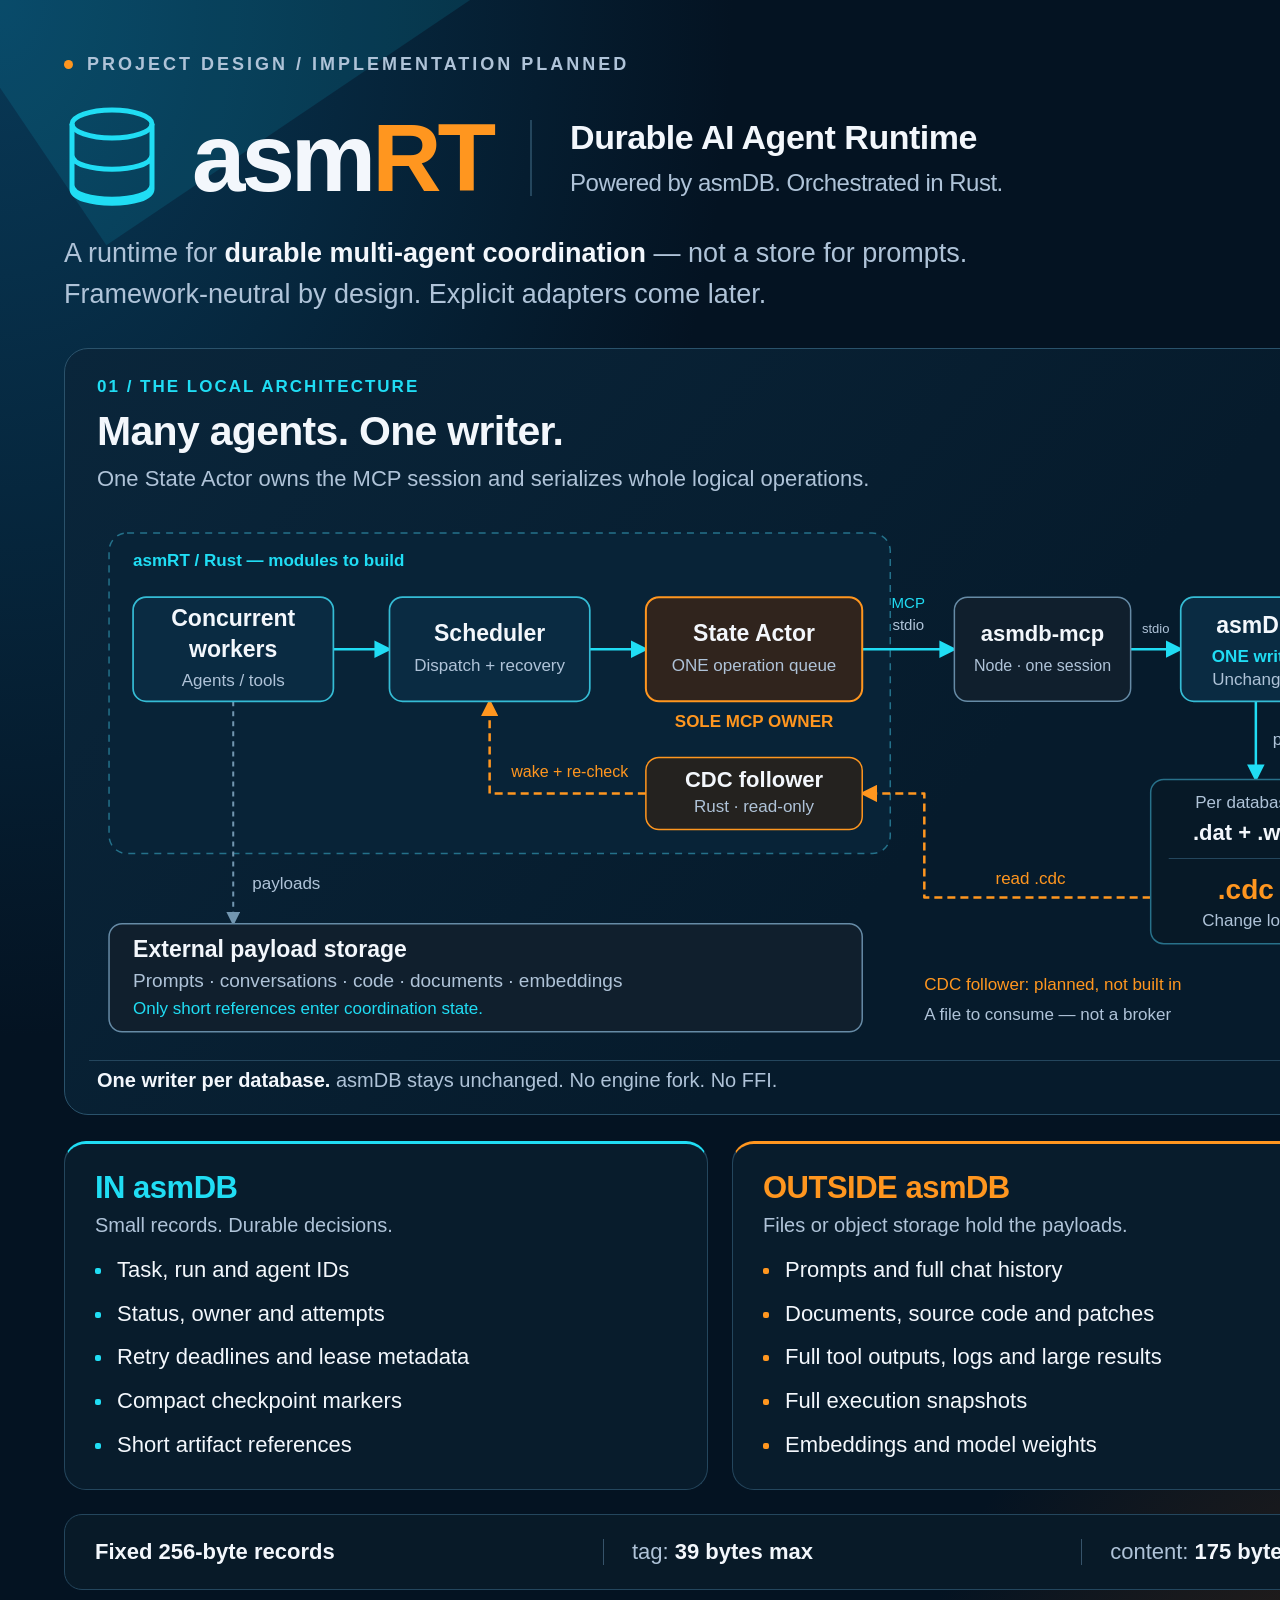
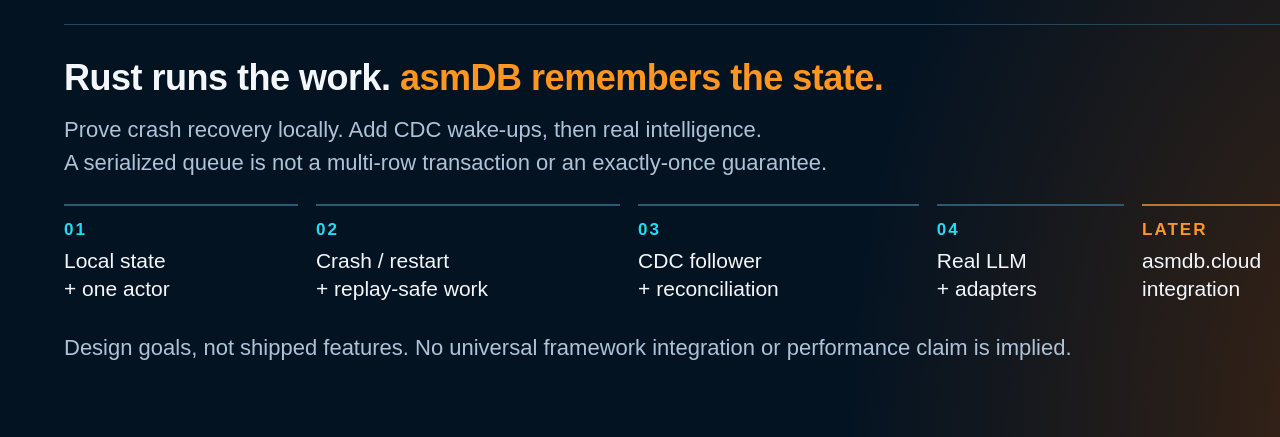
<file: Docs/architecture/asmrt-summary.html>
<!doctype html>
<html lang="en">
<head>
<meta charset="utf-8">
<meta name="viewport" content="width=device-width, initial-scale=1">
<meta name="description" content="asmRT project design: Rust orchestration, one asmDB writer, compact durable coordination state and external payload storage.">
<link rel="icon" href="data:,">
<title>asmRT — project summary</title>
<style>
  :root {
    color-scheme: dark;
    --bg: #041322;
    --panel: #081e30;
    --ink: #f3f7fc;
    --muted: #afc3d8;
    --cyan: #20ddf4;
    --orange: #ff961f;
    --line: #24465d;
  }
  * { box-sizing: border-box; }
  body { margin: 0; background: var(--bg); color: var(--ink); font-family: "Segoe UI", Arial, sans-serif; }
  .poster { position: relative; isolation: isolate; width: 1440px; padding: 54px 64px 48px; overflow: hidden; background: radial-gradient(ellipse at 0 0, #083957 0, transparent 36%), radial-gradient(ellipse at 100% 100%, #422612 0, transparent 29%), var(--bg); }
  .poster::before { position: absolute; z-index: -1; content: ""; width: 620px; height: 620px; top: -495px; left: -120px; transform: rotate(-34deg); background: #17cfea; opacity: .12; }
  .status { display: flex; align-items: center; gap: 14px; color: var(--muted); font-size: 18px; font-weight: 600; letter-spacing: 3px; }
  .status::before { content: ""; width: 9px; height: 9px; background: var(--orange); border-radius: 50%; }
  .brand { display: flex; align-items: center; gap: 32px; margin: 30px 0 22px; }
  .brand-icon { width: 96px; height: 106px; flex: 0 0 auto; color: var(--cyan); }
  .wordmark { font-size: 96px; font-weight: 800; line-height: 1; letter-spacing: -4px; }
  .wordmark span { color: var(--orange); }
  .brand-rule { width: 2px; height: 76px; background: var(--line); margin: 0 6px; }
  .brand-title { font-size: 34px; line-height: 1.25; font-weight: 600; letter-spacing: -.5px; }
  .brand-title span { color: var(--muted); font-size: 24px; font-weight: 400; }
  .lede { margin: 0; color: var(--muted); font-size: 27px; line-height: 1.5; }
  .lede strong { color: var(--ink); font-weight: 600; }
  .architecture { margin-top: 34px; padding: 28px 24px 22px; border: 1px solid #2a526b; border-radius: 24px; background: linear-gradient(130deg, #0a263b, #061b2c 65%); }
  .section-top { padding: 0 8px; }
  .eyebrow { margin: 0 0 10px; font-size: 17px; font-weight: 600; letter-spacing: 2px; color: var(--cyan); }
  h1, h2, h3, p { margin-top: 0; }
  h1 { margin: 0 0 8px; font-size: 41px; line-height: 1.2; letter-spacing: -.7px; }
  .intro { margin-bottom: 10px; color: var(--muted); font-size: 22px; line-height: 1.4; }
  .system { display: block; width: 100%; height: auto; }
  .system text { font-family: "Segoe UI", Arial, sans-serif; }
  .runtime { fill: #082337; stroke: #24718a; stroke-width: 1.5; stroke-dasharray: 7 6; }
  .node { fill: #0a2b42; stroke: #35bcd5; stroke-width: 1.7; }
  .actor { fill: #30241d; stroke: var(--orange); stroke-width: 2; }
  .external { fill: #101f2d; stroke: #668ba6; stroke-width: 1.5; }
  .files { fill: #071927; stroke: #28718a; stroke-width: 1.5; }
  .event-node { fill: #24221f; stroke: var(--orange); stroke-width: 1.5; }
  .label { fill: var(--ink); font-size: 23px; font-weight: 650; text-anchor: middle; }
  .sub { fill: var(--muted); font-size: 17px; text-anchor: middle; }
  .caption { fill: var(--muted); font-size: 17px; }
  .accent { fill: var(--cyan); }
  .warm { fill: var(--orange); }
  .flow { fill: none; stroke: var(--cyan); stroke-width: 2.5; stroke-linejoin: round; }
  .event { fill: none; stroke: var(--orange); stroke-width: 2.5; stroke-dasharray: 8 5; stroke-linejoin: round; }
  .payload-flow { fill: none; stroke: #7296b0; stroke-width: 2; stroke-dasharray: 5 5; }
  .arch-note { margin: 0; padding: 8px 8px 0; border-top: 1px solid var(--line); color: var(--muted); font-size: 20px; }
  .arch-note strong { color: var(--ink); }
  .storage { display: grid; grid-template-columns: 1fr 1fr; gap: 24px; margin-top: 26px; }
  .card { border: 1px solid var(--line); border-radius: 22px; background: #081c2c; padding: 26px 30px 28px; }
  .card.in { border-top: 3px solid var(--cyan); }
  .card.out { border-top: 3px solid var(--orange); }
  .card h2 { font-size: 31px; letter-spacing: -.5px; margin-bottom: 8px; }
  .card.in h2 { color: var(--cyan); }
  .card.out h2 { color: var(--orange); }
  .card p { color: var(--muted); font-size: 20px; margin-bottom: 18px; }
  .card ul { list-style: none; margin: 0; padding: 0; }
  .card li { position: relative; padding-left: 22px; margin-top: 13px; font-size: 22px; line-height: 1.4; }
  .card li::before { content: ""; width: 6px; height: 6px; position: absolute; left: 0; top: 13px; background: var(--cyan); border-radius: 2px; }
  .card.out li::before { background: var(--orange); }
  .limits { display: flex; align-items: center; justify-content: space-between; gap: 20px; padding: 24px 30px; margin-top: 24px; border: 1px solid var(--line); border-radius: 18px; color: var(--muted); font-size: 22px; background: #081a28; }
  .limits strong { color: var(--ink); font-weight: 600; }
  .limit { padding-left: 28px; border-left: 1px solid #36536a; }
  .takeaway { margin-top: 34px; padding-top: 30px; border-top: 1px solid var(--line); }
  .takeaway h2 { margin-bottom: 13px; font-size: 36px; line-height: 1.25; letter-spacing: -.5px; }
  .takeaway h2 span { color: var(--orange); }
  .takeaway p { margin-bottom: 25px; font-size: 22px; color: var(--muted); line-height: 1.5; }
  .roadmap { display: grid; grid-template-columns: 1fr 1.3fr 1.2fr .8fr 1fr; gap: 18px; }
  .step { border-top: 2px solid #2b5a71; padding-top: 14px; }
  .step b { display: block; color: var(--cyan); font-size: 17px; letter-spacing: 2px; margin-bottom: 7px; }
  .step span { font-size: 21px; line-height: 1.35; }
  .step:last-child { border-color: #bc762c; }
  .step:last-child b { color: var(--orange); }
  .footnote { margin: 27px 0 0; color: #93afc7; font-size: 17px; line-height: 1.5; }
  @media print { body { print-color-adjust: exact; -webkit-print-color-adjust: exact; } }
</style>
</head>
<body>
<main class="poster" aria-label="asmRT project summary poster">
  <div class="status">PROJECT DESIGN / IMPLEMENTATION PLANNED</div>
  <header class="brand">
    <svg class="brand-icon" viewBox="0 0 96 106" aria-hidden="true">
      <ellipse cx="48" cy="19" rx="40" ry="14" fill="none" stroke="currentColor" stroke-width="5"/>
      <path d="M8 19v65c0 19 80 19 80 0V19M8 50c0 19 80 19 80 0M8 80c0 19 80 19 80 0" fill="none" stroke="currentColor" stroke-width="5"/>
    </svg>
    <div class="wordmark">asm<span>RT</span></div>
    <div class="brand-rule"></div>
    <div class="brand-title">Durable AI Agent Runtime<br><span>Powered by asmDB. Orchestrated in Rust.</span></div>
  </header>
  <p class="lede">A runtime for <strong>durable multi-agent coordination</strong> — not a store for prompts.<br>Framework-neutral by design. Explicit adapters come later.</p>

  <section class="architecture" aria-labelledby="architecture-title">
    <div class="section-top">
      <p class="eyebrow">01 / THE LOCAL ARCHITECTURE</p>
      <h1 id="architecture-title">Many agents. One writer.</h1>
      <p class="intro">One State Actor owns the MCP session and serializes whole logical operations.</p>
    </div>
    <svg class="system" viewBox="0 0 1260 554" role="img" aria-labelledby="system-title system-desc">
      <title id="system-title">asmRT local architecture with a single writer</title>
      <desc id="system-desc">Concurrent workers, a scheduler and a State Actor are Rust modules to build. The State Actor owns one existing Node MCP bridge, which owns one unchanged asmDB writer. A planned read-only Rust CDC follower tails the CDC file and wakes the scheduler. Large payloads stay in external storage.</desc>
      <defs>
        <marker id="cyan-arrow" markerWidth="7" markerHeight="7" refX="6" refY="3.5" orient="auto"><path d="M0 0L7 3.5L0 7Z" fill="#20ddf4"/></marker>
        <marker id="orange-arrow" markerWidth="7" markerHeight="7" refX="6" refY="3.5" orient="auto"><path d="M0 0L7 3.5L0 7Z" fill="#ff961f"/></marker>
        <marker id="gray-arrow" markerWidth="7" markerHeight="7" refX="6" refY="3.5" orient="auto"><path d="M0 0L7 3.5L0 7Z" fill="#7296b0"/></marker>
      </defs>
      <rect class="runtime" x="20" y="28" width="780" height="320" rx="18"/>
      <text x="44" y="61" class="caption accent" font-weight="600">asmRT / Rust — modules to build</text>

      <path class="flow" d="M244 144H300" marker-end="url(#cyan-arrow)"/>
      <path class="flow" d="M500 144H556" marker-end="url(#cyan-arrow)"/>
      <path class="flow" d="M772 144H864" marker-end="url(#cyan-arrow)"/>
      <path class="flow" d="M1040 144H1090" marker-end="url(#cyan-arrow)"/>
      <path class="flow" d="M1165 196V274" marker-end="url(#cyan-arrow)"/>
      <path class="event" d="M1060 392H834V288H772" marker-end="url(#orange-arrow)"/>
      <path class="event" d="M556 288H400V196" marker-end="url(#orange-arrow)"/>
      <path class="payload-flow" d="M144 196V418" marker-end="url(#gray-arrow)"/>

      <g data-node="workers">
        <rect class="node" x="44" y="92" width="200" height="104" rx="13"/>
        <text x="144" y="121" class="label">Concurrent</text>
        <text x="144" y="152" class="label">workers</text>
        <text x="144" y="181" class="sub">Agents / tools</text>
      </g>
      <g data-node="scheduler">
        <rect class="node" x="300" y="92" width="200" height="104" rx="13"/>
        <text x="400" y="136" class="label">Scheduler</text>
        <text x="400" y="166" class="sub">Dispatch + recovery</text>
      </g>
      <g data-node="actor">
        <rect class="actor" x="556" y="92" width="216" height="104" rx="13"/>
        <text x="664" y="136" class="label">State Actor</text>
        <text x="664" y="166" class="sub">ONE operation queue</text>
      </g>
      <text x="664" y="222" class="sub warm" font-weight="700">SOLE MCP OWNER</text>
      <g data-node="bridge">
        <rect class="external" x="864" y="92" width="176" height="104" rx="13"/>
        <text x="952" y="136" class="label" style="font-size:22px">asmdb-mcp</text>
        <text x="952" y="166" class="sub" style="font-size:16px">Node · one session</text>
      </g>
      <g data-node="engine">
        <rect class="node" x="1090" y="92" width="150" height="104" rx="13"/>
        <text x="1165" y="128" class="label">asmDB</text>
        <text x="1165" y="157" class="sub accent" font-weight="700">ONE writer</text>
        <text x="1165" y="180" class="sub">Unchanged</text>
      </g>
      <g data-node="follower">
        <rect class="event-node" x="556" y="252" width="216" height="72" rx="13"/>
        <text x="664" y="282" class="label" style="font-size:22px">CDC follower</text>
        <text x="664" y="307" class="sub">Rust · read-only</text>
      </g>
      <rect class="files" x="1060" y="274" width="190" height="164" rx="13"/>
      <text x="1155" y="303" class="sub">Per database</text>
      <text x="1155" y="334" class="label" style="font-size:22px">.dat + .wal</text>
      <path d="M1078 353H1232" fill="none" stroke="#24465d"/>
      <text x="1155" y="393" class="label warm" style="font-size:28px">.cdc</text>
      <text x="1155" y="420" class="sub">Change log</text>

      <text x="818" y="103" class="sub accent" style="font-size:15px">MCP</text>
      <text x="818" y="125" class="sub" style="font-size:15px">stdio</text>
      <text x="1065" y="128" class="sub" style="font-size:13px">stdio</text>
      <text x="1182" y="240" class="caption">persist</text>
      <text x="940" y="378" class="sub warm">read .cdc</text>
      <text x="480" y="272" class="sub warm" style="font-size:16px">wake + re-check</text>
      <text x="163" y="383" class="caption">payloads</text>

      <rect class="external" x="20" y="418" width="752" height="108" rx="13"/>
      <text x="44" y="451" class="caption" style="fill:var(--ink);font-size:23px;font-weight:650">External payload storage</text>
      <text x="44" y="481" class="caption" style="font-size:19px">Prompts · conversations · code · documents · embeddings</text>
      <text x="44" y="508" class="caption accent">Only short references enter coordination state.</text>
      <text x="834" y="484" class="caption warm">CDC follower: planned, not built in</text>
      <text x="834" y="514" class="caption">A file to consume — not a broker</text>
    </svg>
    <p class="arch-note"><strong>One writer per database.</strong> asmDB stays unchanged. No engine fork. No FFI.</p>
  </section>

  <section class="storage" aria-label="Data placement">
    <div class="card in">
      <h2>IN asmDB</h2>
      <p>Small records. Durable decisions.</p>
      <ul>
        <li>Task, run and agent IDs</li>
        <li>Status, owner and attempts</li>
        <li>Retry deadlines and lease metadata</li>
        <li>Compact checkpoint markers</li>
        <li>Short artifact references</li>
      </ul>
    </div>
    <div class="card out">
      <h2>OUTSIDE asmDB</h2>
      <p>Files or object storage hold the payloads.</p>
      <ul>
        <li>Prompts and full chat history</li>
        <li>Documents, source code and patches</li>
        <li>Full tool outputs, logs and large results</li>
        <li>Full execution snapshots</li>
        <li>Embeddings and model weights</li>
      </ul>
    </div>
  </section>

  <div class="limits" aria-label="Existing asmDB limits">
    <strong>Fixed 256-byte records</strong>
    <span class="limit">tag: <strong>39 bytes max</strong></span>
    <span class="limit">content: <strong>175 bytes max</strong></span>
  </div>

  <footer class="takeaway">
    <h2>Rust runs the work. <span>asmDB remembers the state.</span></h2>
    <p>Prove crash recovery locally. Add CDC wake-ups, then real intelligence.<br>A serialized queue is not a multi-row transaction or an exactly-once guarantee.</p>
    <div class="roadmap" aria-label="Planned implementation sequence">
      <div class="step"><b>01</b><span>Local state<br>+ one actor</span></div>
      <div class="step"><b>02</b><span>Crash / restart<br>+ replay-safe work</span></div>
      <div class="step"><b>03</b><span>CDC follower<br>+ reconciliation</span></div>
      <div class="step"><b>04</b><span>Real LLM<br>+ adapters</span></div>
      <div class="step"><b>LATER</b><span>asmdb.cloud<br>integration</span></div>
    </div>
    <p class="footnote">Design goals, not shipped features. No universal framework integration or performance claim is implied.</p>
  </footer>
</main>
</body>
</html>
</file>
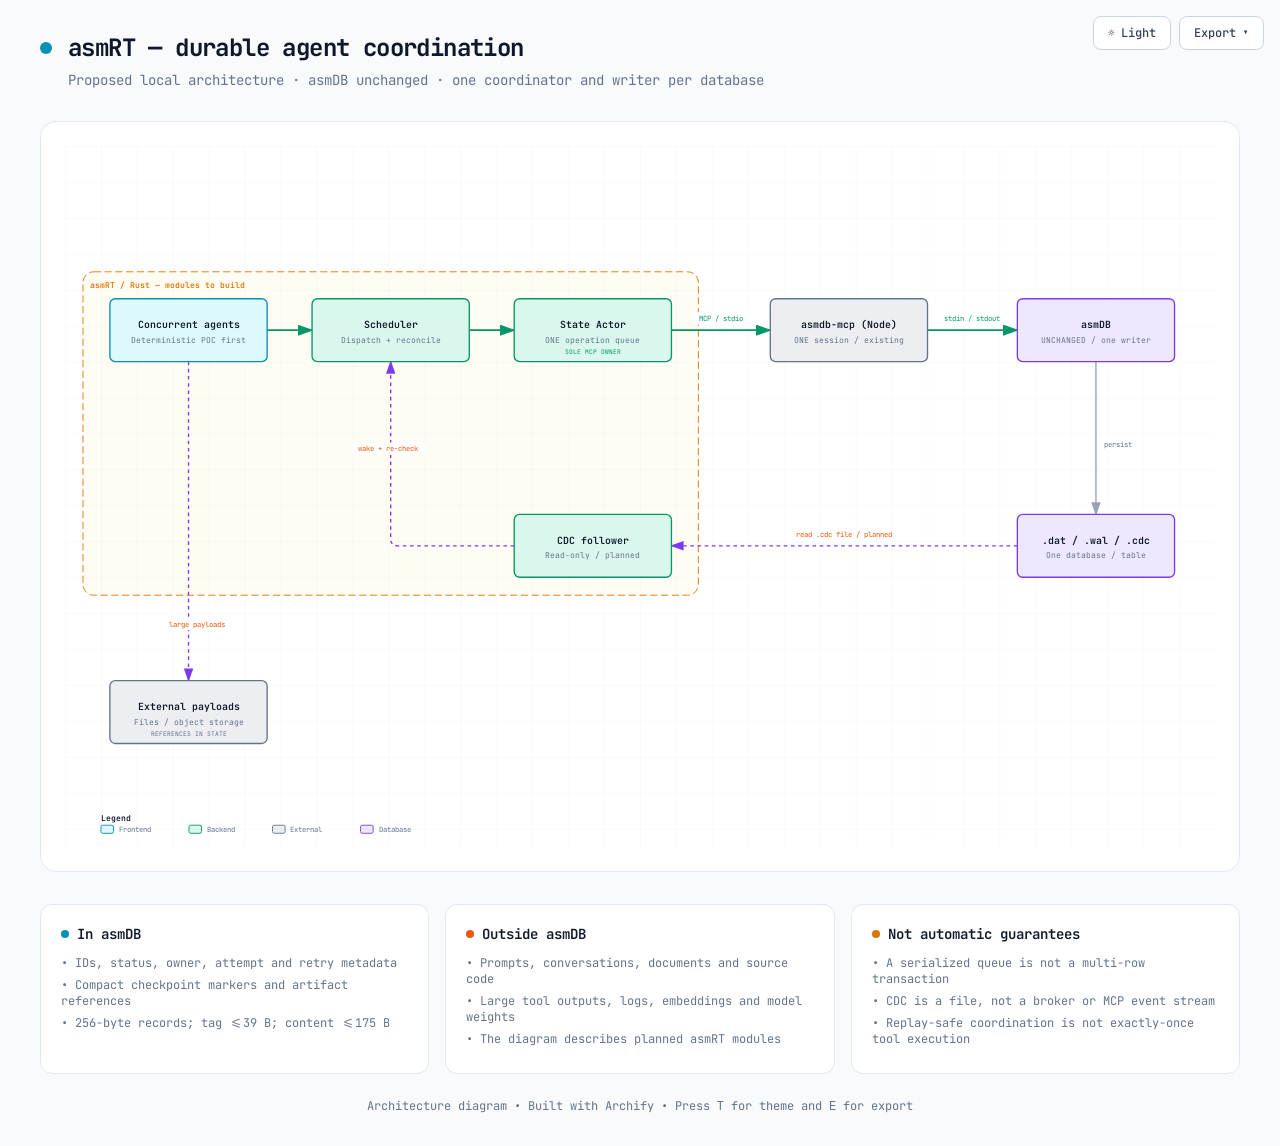
<file: Docs/architecture/asmrt.html>
<!DOCTYPE html>
<html lang="en" data-theme="dark">
<head>
  <meta charset="UTF-8">
  <meta name="viewport" content="width=device-width, initial-scale=1.0">
  <meta name="generator" content="archify 2.10.0">
  <title>asmRT — durable agent coordination Diagram</title>
  <script>
    // Resolve the theme before first paint so light-preference users don't
    // see a dark flash. The toolbar script below re-applies with UI state.
    (function () {
      try {
        var theme = null;
        try {
          var param = new URLSearchParams(window.location.search).get('theme');
          if (param === 'light' || param === 'dark') theme = param;
        } catch (_) {}
        if (!theme) {
          try { theme = localStorage.getItem('archify-theme'); } catch (_) {}
        }
        if (theme !== 'light' && theme !== 'dark') {
          theme = window.matchMedia('(prefers-color-scheme: light)').matches ? 'light' : 'dark';
        }
        document.documentElement.setAttribute('data-theme', theme);
      } catch (_) {}
    })();
  </script>
  <!-- Async font load: a blackholed network must not block first paint.
       The body font stack falls back to system monospace until it lands. -->
  <link rel="preconnect" href="https://fonts.gstatic.com" crossorigin>
  <link href="https://fonts.googleapis.com/css2?family=JetBrains+Mono:wght@400;500;600;700&display=swap"
        rel="stylesheet" media="print" onload="this.media='all'">
  <noscript>
    <link href="https://fonts.googleapis.com/css2?family=JetBrains+Mono:wght@400;500;600;700&display=swap" rel="stylesheet">
  </noscript>
  <style>
    /* ==========================================================
       THEME VARIABLES — switch by toggling [data-theme] on <html>
       ========================================================== */
    :root,
    [data-theme="dark"] {
      --bg: #020617;
      --grid: #1e293b;
      --text: #ffffff;
      --text-muted: #94a3b8;
      --text-dim: #475569;
      /* UI chrome (menu hints, footer) needs more contrast than SVG .t-dim accents */
      --text-faint: #7d8da1;

      --panel: rgba(15, 23, 42, 0.5);
      --panel-border: #1e293b;
      --lane-fill: rgba(15, 23, 42, 0.22);
      --lane-stroke: #334155;

      --arrow: #64748b;
      --arrow-emphasis: #34d399;

      /* Opaque mask color used behind semi-transparent component fills
         so the arrows drawn underneath are properly hidden. */
      --mask: #0f172a;

      --frontend-fill:    rgba(8, 51, 68, 0.4);
      --frontend-stroke:  #22d3ee;
      --backend-fill:     rgba(6, 78, 59, 0.4);
      --backend-stroke:   #34d399;
      --database-fill:    rgba(76, 29, 149, 0.4);
      --database-stroke:  #a78bfa;
      --cloud-fill:       rgba(120, 53, 15, 0.3);
      --cloud-stroke:     #fbbf24;
      --security-fill:    rgba(136, 19, 55, 0.4);
      --security-stroke:  #fb7185;
      --messagebus-fill:  rgba(251, 146, 60, 0.3);
      --messagebus-stroke:#fb923c;
      --external-fill:    rgba(30, 41, 59, 0.5);
      --external-stroke:  #94a3b8;

      --toolbar-bg:       rgba(15, 23, 42, 0.8);
      --toolbar-border:   #334155;
      --toolbar-text:     #e2e8f0;
      --toolbar-hover:    rgba(15, 23, 42, 0.95);
      --toolbar-menu-bg:  #0f172a;
    }

    [data-theme="light"] {
      --bg: #f8fafc;
      --grid: #e2e8f0;
      --text: #0f172a;
      --text-muted: #64748b;
      --text-dim: #94a3b8;
      --text-faint: #64748b;

      --panel: #ffffff;
      --panel-border: #e2e8f0;
      --lane-fill: rgba(248, 250, 252, 0.65);
      --lane-stroke: #cbd5e1;

      --arrow: #94a3b8;
      --arrow-emphasis: #059669;

      --mask: #ffffff;

      --frontend-fill:    rgba(34, 211, 238, 0.15);
      --frontend-stroke:  #0891b2;
      --backend-fill:     rgba(52, 211, 153, 0.18);
      --backend-stroke:   #059669;
      --database-fill:    rgba(167, 139, 250, 0.2);
      --database-stroke:  #7c3aed;
      --cloud-fill:       rgba(251, 191, 36, 0.18);
      --cloud-stroke:     #d97706;
      --security-fill:    rgba(251, 113, 133, 0.15);
      --security-stroke:  #e11d48;
      --messagebus-fill:  rgba(251, 146, 60, 0.15);
      --messagebus-stroke:#ea580c;
      --external-fill:    rgba(148, 163, 184, 0.18);
      --external-stroke:  #64748b;

      --toolbar-bg:       rgba(255, 255, 255, 0.92);
      --toolbar-border:   #cbd5e1;
      --toolbar-text:     #334155;
      --toolbar-hover:    #ffffff;
      --toolbar-menu-bg:  #ffffff;
    }

    * { margin: 0; padding: 0; box-sizing: border-box; }

    body {
      font-family: 'JetBrains Mono', ui-monospace, SFMono-Regular, Menlo, Consolas, 'DejaVu Sans Mono', 'Liberation Mono', 'Noto Sans Mono CJK SC', 'PingFang SC', 'Hiragino Sans GB', 'Microsoft YaHei', monospace;
      background: var(--bg);
      min-height: 100vh;
      padding: 2rem;
      color: var(--text);
      transition: background 0.2s ease, color 0.2s ease;
    }

    .container { max-width: 1200px; margin: 0 auto; }

    .header { margin-bottom: 2rem; }

    .header-row {
      display: flex;
      align-items: center;
      gap: 1rem;
      margin-bottom: 0.5rem;
    }

    .pulse-dot {
      width: 12px;
      height: 12px;
      background: var(--frontend-stroke);
      border-radius: 50%;
      animation: pulse 2s infinite;
    }

    @keyframes pulse {
      0%, 100% { opacity: 1; }
      50% { opacity: 0.5; }
    }

    h1 {
      font-size: 1.5rem;
      font-weight: 700;
      letter-spacing: -0.025em;
    }

    .subtitle {
      color: var(--text-muted);
      font-size: 0.875rem;
      margin-left: 1.75rem;
    }

    .diagram-container {
      background: var(--panel);
      border-radius: 1rem;
      border: 1px solid var(--panel-border);
      padding: 1.5rem;
      overflow-x: auto;
    }

    svg {
      width: 100%;
      min-width: min(900px, 100%);
      display: block;
    }

    .cards {
      display: grid;
      grid-template-columns: repeat(auto-fit, minmax(280px, 1fr));
      gap: 1rem;
      margin-top: 2rem;
    }

    .card {
      background: var(--panel);
      border-radius: 0.75rem;
      border: 1px solid var(--panel-border);
      padding: 1.25rem;
    }

    .card-header {
      display: flex;
      align-items: center;
      gap: 0.5rem;
      margin-bottom: 0.75rem;
    }

    .card-dot {
      width: 8px;
      height: 8px;
      border-radius: 50%;
    }

    .card-dot.cyan     { background: var(--frontend-stroke); }
    .card-dot.emerald  { background: var(--backend-stroke); }
    .card-dot.violet   { background: var(--database-stroke); }
    .card-dot.amber    { background: var(--cloud-stroke); }
    .card-dot.rose     { background: var(--security-stroke); }
    .card-dot.orange   { background: var(--messagebus-stroke); }
    .card-dot.slate    { background: var(--external-stroke); }

    .card h3 { font-size: 0.875rem; font-weight: 600; color: var(--text); }

    .card ul {
      list-style: none;
      color: var(--text-muted);
      font-size: 0.75rem;
    }

    .card li { margin-bottom: 0.375rem; }

    .footer {
      text-align: center;
      margin-top: 1.5rem;
      color: var(--text-faint);
      font-size: 0.75rem;
    }

    /* ==========================================================
       Print stylesheet — hide interactive controls, force light,
       drop the grid so the diagram doesn't waste ink, use landscape
       so wide diagrams fit, pack summary cards into 2 columns to
       avoid an orphan card on a trailing page.
       ========================================================== */
    @page { size: landscape; margin: 1.5cm; }

    @media print {
      /* Force the FULL light palette — including component fills/strokes and
         lane/arrow colors — so printing from dark theme doesn't put neon
         strokes and translucent dark fills on white paper. */
      :root, [data-theme="dark"], [data-theme="light"] {
        --bg: #ffffff;
        --grid: transparent;
        --panel: #ffffff;
        --panel-border: #e2e8f0;
        --text: #0f172a;
        --text-muted: #475569;
        --text-dim: #94a3b8;
        --text-faint: #64748b;
        --mask: #ffffff;
        --lane-fill: rgba(248, 250, 252, 0.65);
        --lane-stroke: #cbd5e1;
        --arrow: #94a3b8;
        --arrow-emphasis: #059669;
        --frontend-fill:    rgba(34, 211, 238, 0.15);
        --frontend-stroke:  #0891b2;
        --backend-fill:     rgba(52, 211, 153, 0.18);
        --backend-stroke:   #059669;
        --database-fill:    rgba(167, 139, 250, 0.2);
        --database-stroke:  #7c3aed;
        --cloud-fill:       rgba(251, 191, 36, 0.18);
        --cloud-stroke:     #d97706;
        --security-fill:    rgba(251, 113, 133, 0.15);
        --security-stroke:  #e11d48;
        --messagebus-fill:  rgba(251, 146, 60, 0.15);
        --messagebus-stroke:#ea580c;
        --external-fill:    rgba(148, 163, 184, 0.18);
        --external-stroke:  #64748b;
      }
      body { background: #ffffff !important; padding: 0; }
      .container { max-width: none; }
      .toolbar, .archify-toast, .no-print { display: none !important; }
      .diagram-container, .card { box-shadow: none; border-color: #e2e8f0; }
      .cards { grid-template-columns: 1fr 1fr; }
      /* Ensure elements break sensibly across pages */
      .card { break-inside: avoid; page-break-inside: avoid; }
      .diagram-container { break-inside: avoid; page-break-inside: avoid; }
      h1, .subtitle { color: #0f172a; }
    }

    /* ==========================================================
       TOOLBAR (theme toggle + export menu)
       ========================================================== */
    .toolbar {
      position: fixed;
      top: 1rem;
      right: 1rem;
      display: flex;
      gap: 0.5rem;
      z-index: 100;
    }
    .toolbar button {
      background: var(--toolbar-bg);
      color: var(--toolbar-text);
      border: 1px solid var(--toolbar-border);
      padding: 0.5rem 0.875rem;
      border-radius: 0.5rem;
      font-family: inherit;
      font-size: 0.75rem;
      font-weight: 500;
      cursor: pointer;
      backdrop-filter: blur(8px);
      transition: background 0.15s, border-color 0.15s;
      display: inline-flex;
      align-items: center;
      gap: 0.375rem;
    }
    .toolbar button:hover {
      background: var(--toolbar-hover);
      border-color: var(--arrow);
    }
    .toolbar button:focus-visible {
      outline: 2px solid var(--frontend-stroke);
      outline-offset: 2px;
    }
    .toolbar .export-wrap { position: relative; }
    .toolbar .export-menu {
      position: absolute;
      top: calc(100% + 0.375rem);
      right: 0;
      background: var(--toolbar-menu-bg);
      border: 1px solid var(--toolbar-border);
      border-radius: 0.5rem;
      padding: 0.375rem;
      min-width: 160px;
      display: none;
      flex-direction: column;
      box-shadow: 0 4px 20px rgba(0,0,0,0.25);
    }
    .toolbar .export-menu.open { display: flex; }
    .toolbar .export-menu button {
      background: transparent;
      border: 0;
      justify-content: space-between;
      width: 100%;
      text-align: left;
      padding: 0.5rem 0.75rem;
    }
    .toolbar .export-menu button:hover {
      background: var(--toolbar-hover);
    }
    .toolbar .export-menu .hint {
      color: var(--text-faint);
      font-size: 0.625rem;
    }
    .toolbar .export-menu hr {
      border: 0;
      border-top: 1px solid var(--toolbar-border);
      margin: 0.25rem 0.375rem;
      opacity: 0.5;
    }

    /* Toast — brief feedback for actions like "copied" */
    .archify-toast {
      position: fixed;
      top: 1rem;
      left: 50%;
      transform: translateX(-50%) translateY(-8px);
      background: var(--toolbar-menu-bg);
      color: var(--text);
      border: 1px solid var(--toolbar-border);
      padding: 0.5rem 1rem;
      border-radius: 0.5rem;
      font-family: inherit;
      font-size: 0.75rem;
      opacity: 0;
      transition: opacity 0.2s, transform 0.2s;
      z-index: 200;
      pointer-events: none;
      box-shadow: 0 4px 20px rgba(0,0,0,0.25);
    }
    .archify-toast.show {
      opacity: 1;
      transform: translateX(-50%) translateY(0);
    }

    @media (max-width: 720px) {
      body { padding: 1rem; }
      .toolbar {
        position: static;
        justify-content: flex-end;
        margin-bottom: 1rem;
      }
      .header { margin-bottom: 1.25rem; }
      .header-row {
        gap: 0.75rem;
        align-items: flex-start;
      }
      h1 {
        font-size: 1.25rem;
        line-height: 1.25;
      }
      .subtitle {
        margin-left: 0;
        font-size: 0.8125rem;
        line-height: 1.55;
      }
      .diagram-container {
        padding: 0.75rem;
        border-radius: 0.75rem;
      }
      .cards {
        grid-template-columns: 1fr;
        margin-top: 1rem;
      }
    }

    /* ==========================================================
       SVG SEMANTIC CLASSES — use these instead of inline fill/stroke
       ========================================================== */
    .c-grid       { stroke: var(--grid); fill: none; }
    .c-mask       { fill: var(--mask); stroke: none; }

    .c-frontend   { fill: var(--frontend-fill);   stroke: var(--frontend-stroke); }
    .c-backend    { fill: var(--backend-fill);    stroke: var(--backend-stroke); }
    .c-database   { fill: var(--database-fill);   stroke: var(--database-stroke); }
    .c-cloud      { fill: var(--cloud-fill);      stroke: var(--cloud-stroke); }
    .c-security   { fill: var(--security-fill);   stroke: var(--security-stroke); }
    .c-messagebus { fill: var(--messagebus-fill); stroke: var(--messagebus-stroke); }
    .c-external   { fill: var(--external-fill);   stroke: var(--external-stroke); }

    /* Text helpers */
    .t-primary { fill: var(--text); }
    .t-muted   { fill: var(--text-muted); }
    .t-dim     { fill: var(--text-dim); }
    .t-frontend   { fill: var(--frontend-stroke); }
    .t-backend    { fill: var(--backend-stroke); }
    .t-database   { fill: var(--database-stroke); }
    .t-cloud      { fill: var(--cloud-stroke); }
    .t-security   { fill: var(--security-stroke); }
    .t-messagebus { fill: var(--messagebus-stroke); }
    .t-external   { fill: var(--external-stroke); }

    /* Arrows */
    .a-default   { stroke: var(--arrow); fill: none; }
    .a-emphasis  { stroke: var(--arrow-emphasis); fill: none; }
    .a-security  { stroke: var(--security-stroke); fill: none; stroke-dasharray: 5,5; }
    .a-dashed    { stroke: var(--database-stroke); fill: none; stroke-dasharray: 4,4; }

    /* Arrowhead markers reference these */
    .m-default   { fill: var(--arrow); }
    .m-emphasis  { fill: var(--arrow-emphasis); }
    .m-security  { fill: var(--security-stroke); }
    .m-dashed    { fill: var(--database-stroke); }

    /* Dashed boundary variants */
    .c-security-group { fill: transparent; stroke: var(--security-stroke); stroke-dasharray: 4,4; }
    .c-region         { fill: rgba(251, 191, 36, 0.05); stroke: var(--cloud-stroke); stroke-dasharray: 8,4; }
    .c-lane           { fill: var(--lane-fill); stroke: var(--lane-stroke); stroke-dasharray: 6,6; }

    /* Optional trace animation, enabled only by meta.animation = "trace".
       Static diagrams do not carry data-animation and render exactly as before. */
    svg[data-animation="trace"] [data-animate="edge"] {
      stroke-dasharray: 10 8;
      stroke-dashoffset: 54;
      animation: archify-edge-flow 2.4s linear infinite;
      animation-delay: calc(var(--step, 0) * 160ms);
    }
    svg[data-animation="trace"] [data-animate="node"] {
      transform-box: fill-box;
      transform-origin: center;
      animation: archify-node-pulse 3.6s ease-in-out infinite;
      animation-delay: calc(var(--step, 0) * 160ms);
    }
    @keyframes archify-edge-flow {
      to { stroke-dashoffset: 0; }
    }
    @keyframes archify-node-pulse {
      0%, 72%, 100% { filter: none; stroke-width: 1.5; }
      18%, 36% {
        filter: drop-shadow(0 0 8px var(--arrow-emphasis));
        stroke-width: 2.4;
      }
    }
    @media (prefers-reduced-motion: reduce) {
      svg[data-animation="trace"] [data-animate] {
        animation: none !important;
        stroke-dashoffset: 0;
      }
    }
  </style>
</head>
<body>
  <!-- Toolbar: theme toggle + export menu (present on every generated diagram)
       Keyboard: T toggles theme, E opens export menu (when no input focused) -->
  <div class="toolbar" role="toolbar" aria-label="Diagram actions">
    <button id="btn-theme" type="button"
            title="Toggle theme (T)"
            aria-label="Toggle color theme"
            aria-pressed="false">
      <span id="theme-icon" aria-hidden="true">&#9790;</span>
      <span id="theme-label">Dark</span>
    </button>
    <div class="export-wrap">
      <button id="btn-export" type="button"
              title="Export diagram (E)"
              aria-label="Export diagram"
              aria-haspopup="menu"
              aria-expanded="false"
              aria-controls="export-menu">
        Export <span aria-hidden="true">&#9662;</span>
      </button>
      <div class="export-menu" id="export-menu" role="menu" aria-label="Export">
        <button data-action="copy"  type="button" role="menuitem" tabindex="-1">Copy to clipboard <span class="hint">PNG</span></button>
        <hr role="separator">
        <button data-format="png"   type="button" role="menuitem" tabindex="-1">Download PNG</button>
        <button data-format="jpeg"  type="button" role="menuitem" tabindex="-1">Download JPEG</button>
        <button data-format="webp"  type="button" role="menuitem" tabindex="-1">Download WebP</button>
        <hr role="separator">
        <button data-format="svg"   type="button" role="menuitem" tabindex="-1">Download SVG <span class="hint">vector</span></button>
      </div>
    </div>
  </div>

  <div class="container">
    <!-- Header -->
    <div class="header">
      <div class="header-row">
        <div class="pulse-dot"></div>
        <h1>asmRT — durable agent coordination</h1>
      </div>
      <p class="subtitle">Proposed local architecture · asmDB unchanged · one coordinator and writer per database</p>
    </div>

    <!-- Main Diagram -->
    <div class="diagram-container">
      <svg viewBox="0 0 1280 780" role="img" aria-label="asmRT — durable agent coordination — Proposed local architecture · asmDB unchanged · one coordinator and writer per database (architecture diagram)">
        <!-- Definitions -->
        <defs>
          <marker id="arrowhead" markerWidth="10" markerHeight="7" refX="9" refY="3.5" orient="auto">
            <polygon points="0 0, 10 3.5, 0 7" class="m-default" />
          </marker>
          <marker id="arrowhead-emphasis" markerWidth="10" markerHeight="7" refX="9" refY="3.5" orient="auto">
            <polygon points="0 0, 10 3.5, 0 7" class="m-emphasis" />
          </marker>
          <marker id="arrowhead-security" markerWidth="10" markerHeight="7" refX="9" refY="3.5" orient="auto">
            <polygon points="0 0, 10 3.5, 0 7" class="m-security" />
          </marker>
          <marker id="arrowhead-dashed" markerWidth="10" markerHeight="7" refX="9" refY="3.5" orient="auto">
            <polygon points="0 0, 10 3.5, 0 7" class="m-dashed" />
          </marker>
          <pattern id="grid" width="40" height="40" patternUnits="userSpaceOnUse">
            <path d="M 40 0 L 0 0 0 40" class="c-grid" stroke-width="0.5"/>
          </pattern>
        </defs>

        <!-- Background Grid -->
        <rect width="100%" height="100%" fill="url(#grid)" />

        <!-- Boundaries (behind everything) -->
        <rect x="20" y="140" width="685" height="360" rx="12" class="c-region" stroke-width="1"/>
        <text x="28" y="158" class="t-cloud" font-size="9" font-weight="600">asmRT / Rust — modules to build</text>

        <!-- Connection paths (before components for correct z-order) -->
        <path d="M 225 205 L 275 205" class="a-emphasis" stroke-width="1.8" marker-end="url(#arrowhead-emphasis)"/>
        <path d="M 450 205 L 500 205" class="a-emphasis" stroke-width="1.8" marker-end="url(#arrowhead-emphasis)"/>
        <path d="M 675 205 L 785 205" class="a-emphasis" stroke-width="1.8" marker-end="url(#arrowhead-emphasis)"/>
        <path d="M 960 205 L 1060 205" class="a-emphasis" stroke-width="1.8" marker-end="url(#arrowhead-emphasis)"/>
        <path d="M 1147.5 240 L 1147.5 410" class="a-default" stroke-width="1.5" marker-end="url(#arrowhead)"/>
        <path d="M 1060 445 L 675 445" class="a-dashed" stroke-width="1.5" marker-end="url(#arrowhead-dashed)"/>
        <path d="M 500 445 L 370.5 445 Q 362.5 445 362.5 437 L 362.5 240" class="a-dashed" stroke-width="1.5" marker-end="url(#arrowhead-dashed)"/>
        <path d="M 137.5 240 L 137.5 595" class="a-dashed" stroke-width="1.5" marker-end="url(#arrowhead-dashed)"/>

        <!-- Components -->
        <rect x="50" y="170" width="175" height="70" rx="6" class="c-mask"/>
        <rect x="50" y="170" width="175" height="70" rx="6" class="c-frontend" stroke-width="1.5"/>
        <text x="137.5" y="203" class="t-primary" font-size="11" font-weight="600" text-anchor="middle">Concurrent agents</text>
        <text x="137.5" y="219" class="t-muted" font-size="9" text-anchor="middle">Deterministic POC first</text>

        <rect x="275" y="170" width="175" height="70" rx="6" class="c-mask"/>
        <rect x="275" y="170" width="175" height="70" rx="6" class="c-backend" stroke-width="1.5"/>
        <text x="362.5" y="203" class="t-primary" font-size="11" font-weight="600" text-anchor="middle">Scheduler</text>
        <text x="362.5" y="219" class="t-muted" font-size="9" text-anchor="middle">Dispatch + reconcile</text>

        <rect x="500" y="170" width="175" height="70" rx="6" class="c-mask"/>
        <rect x="500" y="170" width="175" height="70" rx="6" class="c-backend" stroke-width="1.5"/>
        <text x="587.5" y="203" class="t-primary" font-size="11" font-weight="600" text-anchor="middle">State Actor</text>
        <text x="587.5" y="219" class="t-muted" font-size="9" text-anchor="middle">ONE operation queue</text>
        <text x="587.5" y="232" class="t-backend" font-size="7" text-anchor="middle">SOLE MCP OWNER</text>

        <rect x="785" y="170" width="175" height="70" rx="6" class="c-mask"/>
        <rect x="785" y="170" width="175" height="70" rx="6" class="c-external" stroke-width="1.5"/>
        <text x="872.5" y="203" class="t-primary" font-size="11" font-weight="600" text-anchor="middle">asmdb-mcp (Node)</text>
        <text x="872.5" y="219" class="t-muted" font-size="9" text-anchor="middle">ONE session / existing</text>

        <rect x="1060" y="170" width="175" height="70" rx="6" class="c-mask"/>
        <rect x="1060" y="170" width="175" height="70" rx="6" class="c-database" stroke-width="1.5"/>
        <text x="1147.5" y="203" class="t-primary" font-size="11" font-weight="600" text-anchor="middle">asmDB</text>
        <text x="1147.5" y="219" class="t-muted" font-size="9" text-anchor="middle">UNCHANGED / one writer</text>

        <rect x="1060" y="410" width="175" height="70" rx="6" class="c-mask"/>
        <rect x="1060" y="410" width="175" height="70" rx="6" class="c-database" stroke-width="1.5"/>
        <text x="1147.5" y="443" class="t-primary" font-size="11" font-weight="600" text-anchor="middle">.dat / .wal / .cdc</text>
        <text x="1147.5" y="459" class="t-muted" font-size="9" text-anchor="middle">One database / table</text>

        <rect x="500" y="410" width="175" height="70" rx="6" class="c-mask"/>
        <rect x="500" y="410" width="175" height="70" rx="6" class="c-backend" stroke-width="1.5"/>
        <text x="587.5" y="443" class="t-primary" font-size="11" font-weight="600" text-anchor="middle">CDC follower</text>
        <text x="587.5" y="459" class="t-muted" font-size="9" text-anchor="middle">Read-only / planned</text>

        <rect x="50" y="595" width="175" height="70" rx="6" class="c-mask"/>
        <rect x="50" y="595" width="175" height="70" rx="6" class="c-external" stroke-width="1.5"/>
        <text x="137.5" y="628" class="t-primary" font-size="11" font-weight="600" text-anchor="middle">External payloads</text>
        <text x="137.5" y="644" class="t-muted" font-size="9" text-anchor="middle">Files / object storage</text>
        <text x="137.5" y="657" class="t-external" font-size="7" text-anchor="middle">REFERENCES IN STATE</text>

        <!-- Connection labels -->


        <rect x="698.6" y="185" width="62.8" height="14" rx="3" class="c-mask"/>
        <text x="730" y="195" class="t-backend" font-size="8" text-anchor="middle">MCP / stdio</text>
        <rect x="971.4" y="185" width="77.2" height="14" rx="3" class="c-mask"/>
        <text x="1010" y="195" class="t-backend" font-size="8" text-anchor="middle">stdin / stdout</text>
        <rect x="1150.2" y="325" width="43.6" height="14" rx="3" class="c-mask"/>
        <text x="1172" y="335" class="t-muted" font-size="8" text-anchor="middle">persist</text>
        <rect x="804.9" y="425" width="125.19999999999999" height="14" rx="3" class="c-mask"/>
        <text x="867.5" y="435" class="t-messagebus" font-size="8" text-anchor="middle">read .cdc file / planned</text>
        <rect x="319" y="330" width="82" height="14" rx="3" class="c-mask"/>
        <text x="360" y="340" class="t-messagebus" font-size="8" text-anchor="middle">wake + re-check</text>
        <rect x="108.4" y="525" width="77.2" height="14" rx="3" class="c-mask"/>
        <text x="147" y="535" class="t-messagebus" font-size="8" text-anchor="middle">large payloads</text>

        <!-- Legend -->
        <text x="40" y="751" class="t-primary" font-size="9" font-weight="600">Legend</text>
        <rect x="40" y="756" width="14" height="9" rx="2" class="c-frontend" stroke-width="1"/>
        <text x="60" y="764" class="t-muted" font-size="8">Frontend</text>
        <rect x="138" y="756" width="14" height="9" rx="2" class="c-backend" stroke-width="1"/>
        <text x="158" y="764" class="t-muted" font-size="8">Backend</text>
        <rect x="231" y="756" width="14" height="9" rx="2" class="c-external" stroke-width="1"/>
        <text x="251" y="764" class="t-muted" font-size="8">External</text>
        <rect x="329" y="756" width="14" height="9" rx="2" class="c-database" stroke-width="1"/>
        <text x="349" y="764" class="t-muted" font-size="8">Database</text>
      </svg>
    </div>

    <!-- Info Cards -->
    <div class="cards">
      <div class="card">
        <div class="card-header">
          <div class="card-dot cyan"></div>
          <h3>In asmDB</h3>
        </div>
        <ul>
          <li>&bull; IDs, status, owner, attempt and retry metadata</li>
          <li>&bull; Compact checkpoint markers and artifact references</li>
          <li>&bull; 256-byte records; tag &lt;=39 B; content &lt;=175 B</li>
        </ul>
      </div>

      <div class="card">
        <div class="card-header">
          <div class="card-dot orange"></div>
          <h3>Outside asmDB</h3>
        </div>
        <ul>
          <li>&bull; Prompts, conversations, documents and source code</li>
          <li>&bull; Large tool outputs, logs, embeddings and model weights</li>
          <li>&bull; The diagram describes planned asmRT modules</li>
        </ul>
      </div>

      <div class="card">
        <div class="card-header">
          <div class="card-dot amber"></div>
          <h3>Not automatic guarantees</h3>
        </div>
        <ul>
          <li>&bull; A serialized queue is not a multi-row transaction</li>
          <li>&bull; CDC is a file, not a broker or MCP event stream</li>
          <li>&bull; Replay-safe coordination is not exactly-once tool execution</li>
        </ul>
      </div>
    </div>

    <!-- Footer -->
    <p class="footer">
      Architecture diagram &bull; Built with Archify<span class="no-print"> &bull; Press <kbd>T</kbd> for theme and <kbd>E</kbd> for export</span>
    </p>
  </div>

  <script>
    /* ============================================================
       Theme toggle — persists to localStorage, respects system pref
       ============================================================ */
    var Archify = {};

    Archify.theme = (function () {
      var STORAGE_KEY = 'archify-theme';
      var html = document.documentElement;
      var btn = document.getElementById('btn-theme');
      var icon = document.getElementById('theme-icon');
      var label = document.getElementById('theme-label');

      // localStorage can throw (blocked cookies, sandboxed iframes); the whole
      // script element dies on an uncaught error, so guard every access.
      function readStored() {
        try { return localStorage.getItem(STORAGE_KEY); } catch (_) { return null; }
      }
      function writeStored(value) {
        try { localStorage.setItem(STORAGE_KEY, value); } catch (_) {}
      }
      function urlOverride() {
        // URL param wins (useful for deterministic screenshots / share links)
        try {
          var param = new URLSearchParams(window.location.search).get('theme');
          if (param === 'light' || param === 'dark') return param;
        } catch (_) {}
        return null;
      }

      function resolveInitial() {
        var fromUrl = urlOverride();
        if (fromUrl) return fromUrl;
        var saved = readStored();
        if (saved === 'light' || saved === 'dark') return saved;
        return window.matchMedia('(prefers-color-scheme: light)').matches ? 'light' : 'dark';
      }

      function apply(theme) {
        html.setAttribute('data-theme', theme);
        icon.textContent = theme === 'dark' ? '\u263E' : '\u263C';
        label.textContent = theme === 'dark' ? 'Dark' : 'Light';
        btn.setAttribute('aria-pressed', theme === 'light' ? 'true' : 'false');
      }

      function toggle() {
        var next = html.getAttribute('data-theme') === 'dark' ? 'light' : 'dark';
        apply(next);
        writeStored(next);
      }

      apply(resolveInitial());
      btn.addEventListener('click', toggle);

      // Follow live OS theme changes while the user has no explicit preference.
      try {
        var media = window.matchMedia('(prefers-color-scheme: light)');
        var onChange = function (e) {
          var saved = readStored();
          if (urlOverride() || saved === 'light' || saved === 'dark') return;
          apply(e.matches ? 'light' : 'dark');
        };
        if (media.addEventListener) media.addEventListener('change', onChange);
        else if (media.addListener) media.addListener(onChange);
      } catch (_) {}

      return { toggle: toggle };
    })();

    /* ============================================================
       Export — PNG / JPEG / WebP / SVG (download) and Copy PNG (clipboard)

       Raster exports are always rendered at 4x source resolution for
       maximum sharpness. The trick: we set the serialized SVG's
       `width`/`height` to viewBox * 4 so the browser rasterizes the
       vectors at that resolution natively. drawImage then draws at
       the image's natural size (no upscaling = no blur).

       JPEG/WebP paint the current theme's background explicitly since
       those formats have no alpha channel.
       ============================================================ */
    (function () {
      var RASTER_SCALE = 4;

      function diagramFilename() {
        var title = (document.title || 'diagram')
          .replace(/\s+Architecture(\s+Diagram)?$/i, '')
          .replace(/\s+Diagram$/i, '')
          .trim();
        return title.replace(/[^a-z0-9_\-]+/gi, '-')
                    .toLowerCase()
                    .replace(/^-+|-+$/g, '') || 'diagram';
      }

      function currentBg() {
        return getComputedStyle(document.body).backgroundColor || '#ffffff';
      }

      /**
       * Serialize the main SVG into a standalone document.
       *
       * Two modes:
       * - Default (opts.autoTheme=false) — locks the serialized SVG to the
       *   viewer's current theme. Used by the raster pipeline
       *   (PNG/JPEG/WebP/clipboard) because canvas rasterization needs
       *   deterministic colors; a raster cannot react to
       *   prefers-color-scheme after encoding.
       * - autoTheme=true — emits BOTH dark and light variable sets plus a
       *   `@media (prefers-color-scheme)` rule so the resulting SVG
       *   self-themes when embedded in GitHub READMEs or other hosts that
       *   expose a color scheme. Used for "Download SVG".
       */
      function serializeSvg(scale, opts) {
        // scale: integer multiplier for intrinsic SVG pixel dimensions used by
        // the raster path. Defaults to 1 (natural size) for SVG download.
        scale = scale || 1;
        opts = opts || {};
        var autoTheme = opts.autoTheme === true;

        var svg = document.querySelector('.diagram-container svg');
        var clone = svg.cloneNode(true);

        var vb = svg.viewBox.baseVal;
        // Scale width/height so the browser rasterizes the vectors at target
        // resolution directly. viewBox stays unchanged so coordinates don't
        // shift. This is the key to sharp rasters — do NOT scale later via
        // canvas upscaling.
        clone.setAttribute('width', vb.width * scale);
        clone.setAttribute('height', vb.height * scale);
        clone.setAttribute('xmlns', 'http://www.w3.org/2000/svg');

        // Only the SVG-relevant rules: semantic classes, markers, and the
        // theme variable blocks. Toolbar/cards/print CSS can never apply
        // inside a standalone SVG and would only bloat the export.
        var hostStyle = (function () {
          var out = [];
          Array.prototype.forEach.call(document.styleSheets, function (sheet) {
            var rules;
            try { rules = sheet.cssRules; } catch (_) { return; } // cross-origin
            if (!rules) return;
            Array.prototype.forEach.call(rules, function (rule) {
              if (rule.type !== 1) return; // plain style rules only
              var sel = rule.selectorText || '';
              if (/(^|,)\s*(svg|:root|\[data-theme|\.c-|\.t-|\.a-|\.m-)/.test(sel)) {
                out.push(rule.cssText);
              }
            });
          });
          return out.join('\n');
        })();

        // Derive the variable list from the stylesheet so newly added theme
        // variables can never be missed by the export pipeline again
        // (--lane-fill/--lane-stroke once were).
        var varNames = (function () {
          var seen = {};
          var names = [];
          (hostStyle.match(/--[a-zA-Z0-9-]+(?=\s*:)/g) || []).forEach(function (n) {
            if (!seen[n]) { seen[n] = true; names.push(n); }
          });
          return names;
        })();

        // Resolve the full variable set for a given data-theme via an
        // off-DOM probe, independent of what the viewer is currently set to.
        function resolveVars(themeAttr) {
          var probe = document.createElement('div');
          probe.setAttribute('data-theme', themeAttr);
          probe.style.cssText = 'position:absolute;width:0;height:0;visibility:hidden;';
          document.body.appendChild(probe);
          try {
            var c = getComputedStyle(probe);
            return varNames.map(function (n) {
              return n + ': ' + c.getPropertyValue(n).trim() + ';';
            }).join(' ');
          } finally {
            document.body.removeChild(probe);
          }
        }

        // Prepend a local()-only @font-face block for each weight so that the
        // sandboxed image-rendering context used during PNG/JPEG/WebP export
        // can find JetBrains Mono if the user has it installed locally, and
        // falls through cleanly to the monospace stack otherwise. The usual
        // Google-Fonts <link> in the host document is unreachable from the
        // serialized SVG, so url()-sourced faces would just hang.
        var fontFallback = [400, 500, 600, 700].map(function (w) {
          return "@font-face { font-family: 'JetBrains Mono'; font-weight: " + w +
                 "; src: local('JetBrains Mono'), local('JetBrainsMono-Regular'); }";
        }).join('\n');

        var style = document.createElementNS('http://www.w3.org/2000/svg', 'style');
        var bgRect = document.createElementNS('http://www.w3.org/2000/svg', 'rect');
        bgRect.setAttribute('width', '100%');
        bgRect.setAttribute('height', '100%');

        if (autoTheme) {
          // Dual-theme SVG. Dark is the default (so hosts without
          // prefers-color-scheme still render), light swaps in via media
          // query, and svg[data-theme="..."] still lets downstream
          // consumers force a specific theme.
          var darkVars = resolveVars('dark');
          var lightVars = resolveVars('light');

          style.textContent =
            fontFallback + "\n" +
            "svg { font-family: 'JetBrains Mono', ui-monospace, SFMono-Regular, Menlo, Consolas, 'DejaVu Sans Mono', 'Liberation Mono', 'Noto Sans Mono CJK SC', 'PingFang SC', 'Hiragino Sans GB', 'Microsoft YaHei', monospace; }\n" +
            hostStyle + "\n" +
            ":root, svg { " + darkVars + " }\n" +
            "@media (prefers-color-scheme: light) { :root, svg { " + lightVars + " } }\n" +
            "svg[data-theme=\"light\"] { " + lightVars + " }\n" +
            "svg[data-theme=\"dark\"] { " + darkVars + " }\n" +
            "rect.c-bg-rect { fill: var(--bg); }\n";

          // Don't lock the serialized SVG to the viewer's current theme.
          clone.removeAttribute('data-theme');
          // Background follows the CSS variable, not a fixed color, so it
          // swaps with the media query.
          bgRect.setAttribute('class', 'c-bg-rect');
        } else {
          // Raster path: lock to the viewer's current theme.
          var theme = document.documentElement.getAttribute('data-theme') || 'dark';
          var themeHost = document.querySelector('[data-theme="' + theme + '"]') || document.documentElement;
          var computed = getComputedStyle(themeHost);
          var vars = varNames.map(function (n) {
            return n + ': ' + computed.getPropertyValue(n).trim() + ';';
          }).join(' ');

          // IMPORTANT: inject the resolved variables AFTER hostStyle,
          // otherwise hostStyle's ":root, [data-theme=\"dark\"] { ... }" rule
          // overrides our chosen theme via later-in-cascade equal-specificity.
          // Keep this order.
          style.textContent =
            fontFallback + "\n" +
            "svg { font-family: 'JetBrains Mono', ui-monospace, SFMono-Regular, Menlo, Consolas, 'DejaVu Sans Mono', 'Liberation Mono', 'Noto Sans Mono CJK SC', 'PingFang SC', 'Hiragino Sans GB', 'Microsoft YaHei', monospace; }\n" +
            hostStyle + "\n" +
            ":root, svg { " + vars + " }\n";

          bgRect.setAttribute('fill', computed.getPropertyValue('--bg').trim() || '#ffffff');
        }

        clone.insertBefore(style, clone.firstChild);
        clone.insertBefore(bgRect, style.nextSibling);

        return {
          svgString: new XMLSerializer().serializeToString(clone),
          width: vb.width * scale,
          height: vb.height * scale
        };
      }

      function download(blob, filename) {
        var url = URL.createObjectURL(blob);
        var a = document.createElement('a');
        a.href = url;
        a.download = filename;
        document.body.appendChild(a);
        a.click();
        a.remove();
        setTimeout(function () { URL.revokeObjectURL(url); }, 1000);
      }

      // Conservative upper bound on total canvas pixels. Older Safari on iOS
      // silently produces a blank canvas above ~16 Mpx; Chrome / Firefox /
      // desktop Safari are far higher but start failing on memory-constrained
      // devices. We pick the largest integer scale in {4,3,2,1} whose target
      // pixel count fits under this cap.
      var MAX_CANVAS_PIXELS = 16 * 1024 * 1024;

      function pickSafeScale(vbW, vbH) {
        for (var s = RASTER_SCALE; s >= 1; s--) {
          if (vbW * s * vbH * s <= MAX_CANVAS_PIXELS) return s;
        }
        return 1;
      }

      function rasterize(format) {
        // Serialize at a safe scale (RASTER_SCALE=4 by default, reduced if the
        // resulting canvas would exceed MAX_CANVAS_PIXELS). The SVG itself is
        // rasterized at target resolution natively; drawImage draws at natural
        // size — no upsampling blur.
        var svg = document.querySelector('.diagram-container svg');
        var vb = svg.viewBox.baseVal;
        var scale = pickSafeScale(vb.width, vb.height);
        var data = serializeSvg(scale);
        var svgBlob = new Blob([data.svgString], { type: 'image/svg+xml;charset=utf-8' });
        var svgUrl = URL.createObjectURL(svgBlob);

        return new Promise(function (resolve, reject) {
          var img = new Image();
          img.onload = function () {
            var canvas = document.createElement('canvas');
            canvas.width = data.width;
            canvas.height = data.height;
            var ctx = canvas.getContext('2d');
            if (format === 'jpeg') {
              ctx.fillStyle = currentBg();
              ctx.fillRect(0, 0, canvas.width, canvas.height);
            }
            // Draw at natural size — SVG was already rasterized at target res.
            ctx.drawImage(img, 0, 0);
            URL.revokeObjectURL(svgUrl);
            var mime = format === 'jpeg' ? 'image/jpeg' :
                       format === 'webp' ? 'image/webp' : 'image/png';
            var quality = format === 'png' ? undefined : 0.95;
            canvas.toBlob(function (blob) {
              if (!blob) reject(new Error('toBlob returned null for ' + format));
              else resolve(blob);
            }, mime, quality);
          };
          img.onerror = function (e) {
            URL.revokeObjectURL(svgUrl);
            reject(e);
          };
          img.src = svgUrl;
        });
      }

      var menu = document.getElementById('export-menu');
      var btn = document.getElementById('btn-export');
      var items = function () {
        return Array.prototype.slice.call(menu.querySelectorAll('button[role="menuitem"]'));
      };

      // ---- Clipboard support ----------------------------------------------
      function canCopyImage() {
        return typeof ClipboardItem !== 'undefined' &&
               navigator.clipboard &&
               typeof navigator.clipboard.write === 'function';
      }

      // ---- Raster format detection ----------------------------------------
      // canvas.toBlob('image/webp') silently returns a PNG on browsers without
      // WebP encoding (older Safari), so detect explicitly.
      function supports(format) {
        if (format === 'svg' || format === 'png') return true;
        var mime = format === 'jpeg' ? 'image/jpeg' : 'image/webp';
        try {
          var c = document.createElement('canvas');
          c.width = c.height = 2;
          return c.toDataURL(mime).indexOf('data:' + mime) === 0;
        } catch (_) { return false; }
      }

      // Gray out unsupported items.
      items().forEach(function (it) {
        if (it.dataset.format && !supports(it.dataset.format)) {
          it.disabled = true;
          it.title = 'Not supported by this browser';
          it.style.opacity = '0.5';
        }
        if (it.dataset.action === 'copy' && !canCopyImage()) {
          it.disabled = true;
          it.title = 'Clipboard image write not supported by this browser';
          it.style.opacity = '0.5';
        }
      });

      // ---- Toast ----------------------------------------------------------
      // A live region only announces CHANGES to an existing node, so the toast
      // element is created once up front and updated in place.
      var toastEl = document.createElement('div');
      toastEl.className = 'archify-toast';
      toastEl.setAttribute('role', 'status');
      document.body.appendChild(toastEl);
      var toastTimer = null;

      function toast(msg) {
        toastEl.textContent = '';
        requestAnimationFrame(function () {
          toastEl.textContent = msg;
          toastEl.classList.add('show');
        });
        clearTimeout(toastTimer);
        toastTimer = setTimeout(function () { toastEl.classList.remove('show'); }, 1500);
      }

      function open(focusLast) {
        menu.classList.add('open');
        btn.setAttribute('aria-expanded', 'true');
        var available = items().filter(function (i) { return !i.disabled; });
        var target = focusLast ? available[available.length - 1] : available[0];
        if (target) target.focus();
      }
      function close(focusTrigger) {
        menu.classList.remove('open');
        btn.setAttribute('aria-expanded', 'false');
        if (focusTrigger) btn.focus();
      }
      function isOpen() { return menu.classList.contains('open'); }

      btn.addEventListener('click', function (e) {
        e.stopPropagation();
        if (isOpen()) close(false);
        else open();
      });
      // APG menu-button pattern: ArrowDown/ArrowUp on the trigger opens the menu.
      btn.addEventListener('keydown', function (e) {
        if (e.key === 'ArrowDown' || e.key === 'ArrowUp') {
          e.preventDefault();
          if (!isOpen()) open(e.key === 'ArrowUp');
        }
      });
      document.addEventListener('click', function (e) {
        if (!menu.contains(e.target) && e.target !== btn) close(false);
      });

      // Keyboard navigation inside the menu.
      //   Menu items: Up/Down, Home/End.
      //   Esc closes + returns focus to trigger; Tab closes.
      menu.addEventListener('keydown', function (e) {
        if (e.key === 'Escape') { e.preventDefault(); close(true); return; }
        if (e.key === 'Tab')    { close(false); return; }

        var available = items().filter(function (i) { return !i.disabled; });
        var current = available.indexOf(document.activeElement);
        switch (e.key) {
          case 'ArrowDown':
            e.preventDefault();
            if (available.length) available[(current + 1 + available.length) % available.length].focus();
            break;
          case 'ArrowUp':
            e.preventDefault();
            if (available.length) available[(current - 1 + available.length) % available.length].focus();
            break;
          case 'Home':
            e.preventDefault();
            if (available[0]) available[0].focus();
            break;
          case 'End':
            e.preventDefault();
            if (available.length) available[available.length - 1].focus();
            break;
        }
      });

      function runExport(format) {
        var base = diagramFilename();
        close(true);
        return (format === 'svg'
          ? Promise.resolve(serializeSvg(1, { autoTheme: true })).then(function (d) {
              download(new Blob([d.svgString], { type: 'image/svg+xml;charset=utf-8' }), base + '.svg');
            })
          : rasterize(format).then(function (blob) {
              download(blob, base + '.' + format);
            })
        ).catch(function (err) {
          console.error(err);
          alert('Export failed: ' + (err && err.message ? err.message : format));
        });
      }

      function runCopy() {
        close(true);
        if (!canCopyImage()) {
          alert('Clipboard image write not supported in this browser.');
          return;
        }
        // WebKit requires ClipboardItem to be constructed synchronously inside
        // the user gesture — pass the pending Promise<Blob> as the item value.
        // Browsers that reject promise values throw synchronously; fall back
        // to awaiting the blob first (works in Chromium/Firefox).
        var blobPromise = rasterize('png');
        var writePromise;
        try {
          writePromise = navigator.clipboard.write([new ClipboardItem({ 'image/png': blobPromise })]);
        } catch (_) {
          writePromise = blobPromise.then(function (blob) {
            return navigator.clipboard.write([new ClipboardItem({ 'image/png': blob })]);
          });
        }
        return writePromise.then(function () {
          toast('Copied PNG to clipboard');
        }).catch(function (err) {
          console.error(err);
          alert('Copy failed: ' + (err && err.message ? err.message : 'unknown'));
        });
      }

      menu.addEventListener('click', function (e) {
        var copyBtn = e.target.closest('button[data-action="copy"]');
        if (copyBtn && !copyBtn.disabled) { runCopy(); return; }

        var formatBtn = e.target.closest('button[data-format]');
        if (formatBtn && !formatBtn.disabled) { runExport(formatBtn.dataset.format); }
      });

      Archify.exportMenu = { open: open, close: close, isOpen: isOpen, run: runExport };

      // Auto-open on page load for demo/screenshot purposes: ?openExport=1
      // Wait for fonts (so the menu doesn't flash before typography lands)
      // and paint before opening. Fallback timeout for browsers without the
      // Font Loading API.
      try {
        if (new URLSearchParams(window.location.search).get('openExport') === '1') {
          var openWhenReady = function () {
            requestAnimationFrame(function () { requestAnimationFrame(open); });
          };
          if (document.fonts && document.fonts.ready) {
            document.fonts.ready.then(openWhenReady);
          } else {
            setTimeout(openWhenReady, 200);
          }
        }
      } catch (_) {}
    })();

    /* ============================================================
       Global keyboard shortcuts
         T -> toggle theme
         E -> open export menu
       Ignored when focus is inside an input/textarea/contenteditable.
       ============================================================ */
    document.addEventListener('keydown', function (e) {
      if (e.metaKey || e.ctrlKey || e.altKey) return;
      var t = e.target;
      if (t && (t.tagName === 'INPUT' || t.tagName === 'TEXTAREA' || t.isContentEditable)) return;
      if (e.key === 't' || e.key === 'T') {
        e.preventDefault();
        Archify.theme.toggle();
      } else if (e.key === 'e' || e.key === 'E') {
        e.preventDefault();
        if (!Archify.exportMenu.isOpen()) Archify.exportMenu.open();
      }
    });
  </script>
</body>
</html>
</file>
